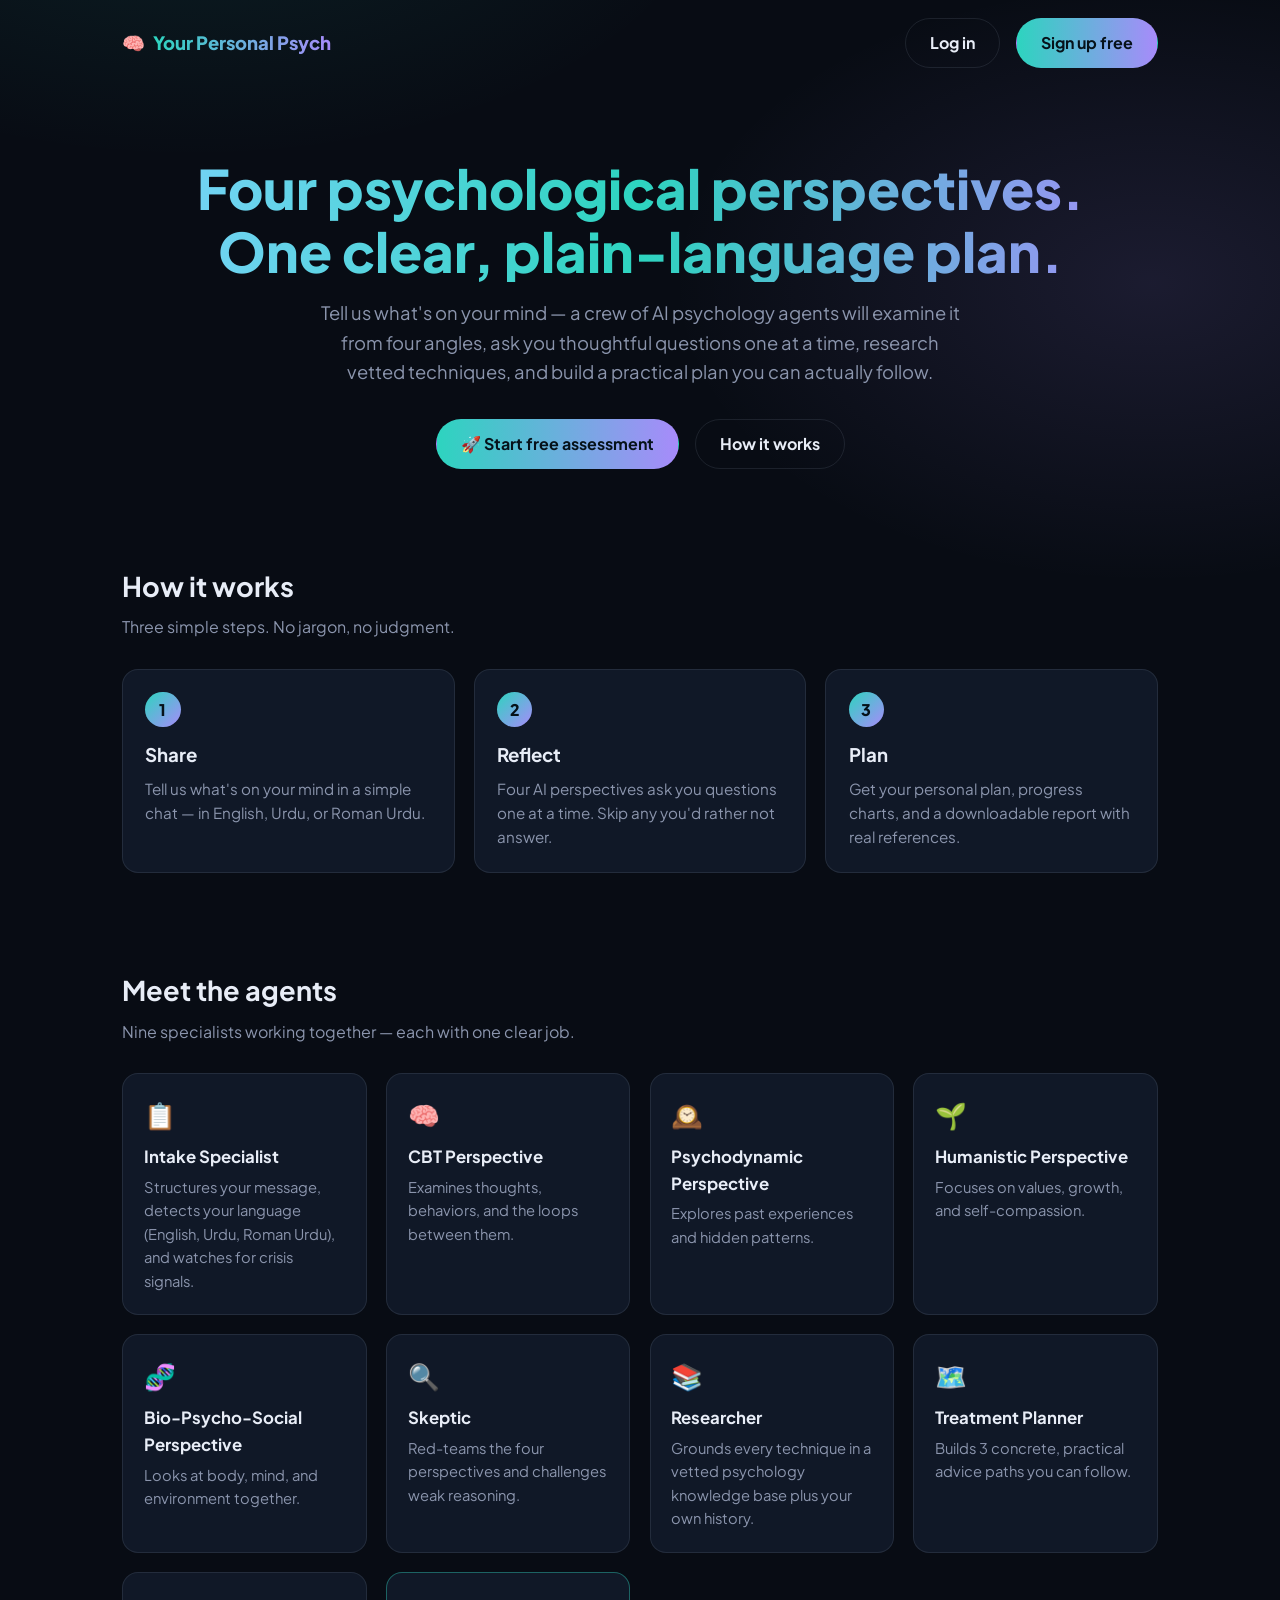
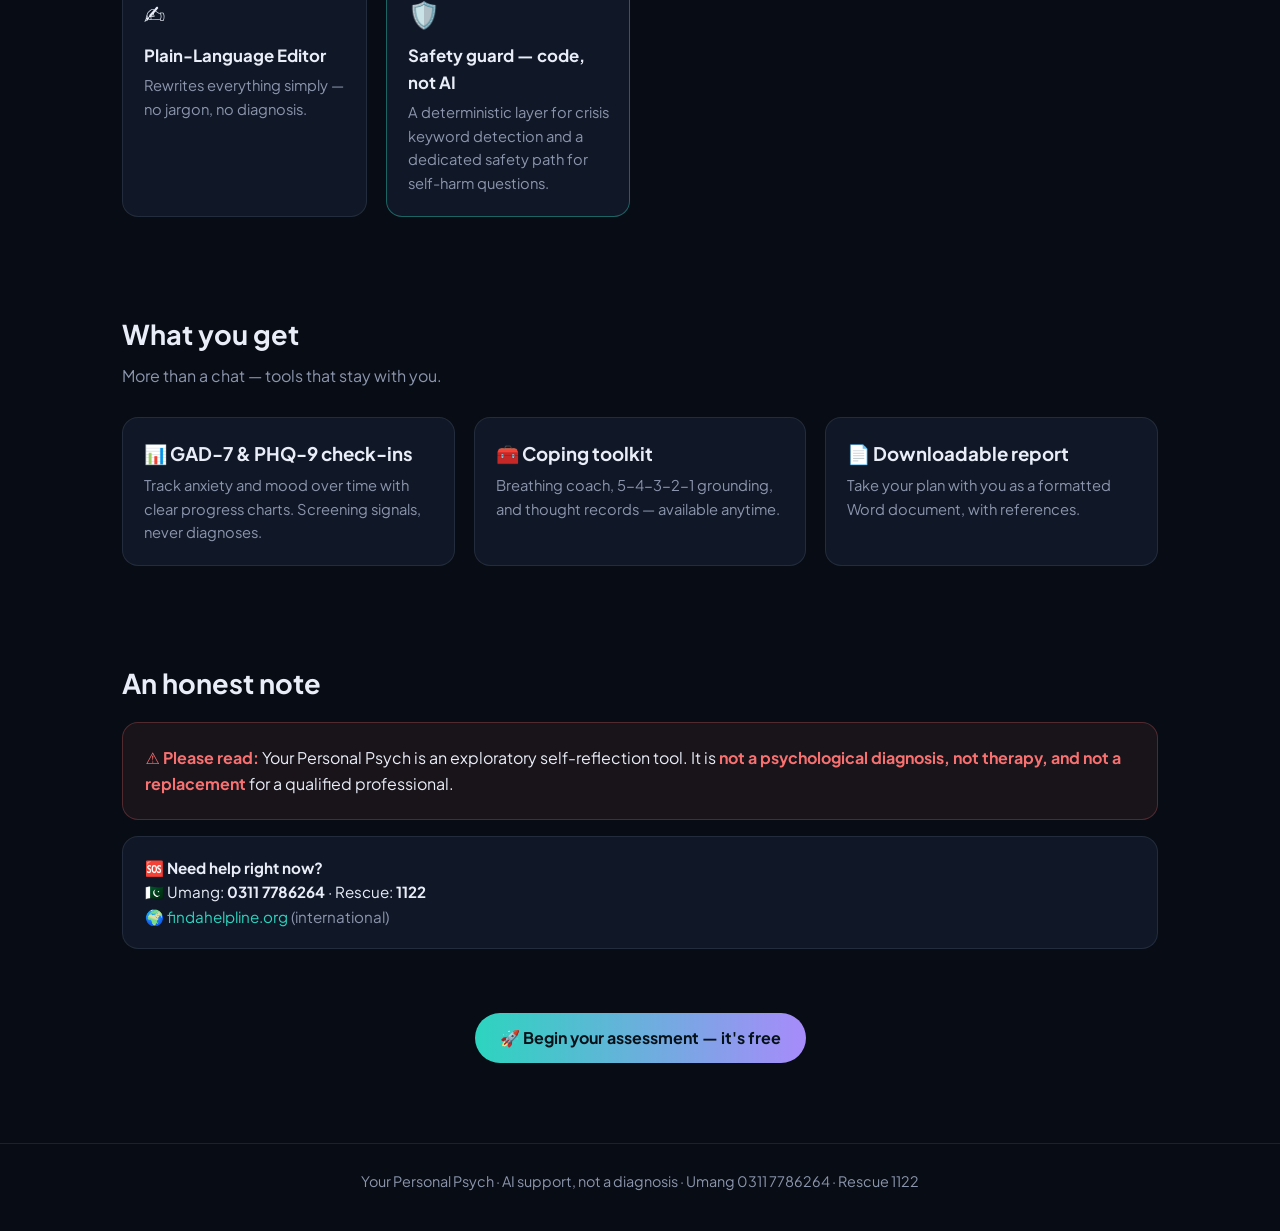
<file: index.html>
<!DOCTYPE html>
<html lang="en">
<head>
  <meta charset="UTF-8" />
  <meta name="viewport" content="width=device-width, initial-scale=1.0" />
  <meta name="description" content="Your Personal Psych — Four psychological perspectives. One clear, plain-language plan." />
  <title>Your Personal Psych — AI Psychology Assistant</title>
  <link rel="stylesheet" href="styles.css" />
  <link rel="preconnect" href="https://fonts.googleapis.com">
  <link href="https://fonts.googleapis.com/css2?family=Plus+Jakarta+Sans:wght@400;600;700;800&display=swap" rel="stylesheet">
</head>
<body>
  <nav class="nav">
    <div class="brand">🧠 <span>Your Personal Psych</span></div>
    <div class="nav-links">
      <a class="btn btn-ghost" href="auth.html">Log in</a>
      <a class="btn btn-primary" href="auth.html?mode=signup">Sign up free</a>
    </div>
  </nav>

  <div class="wrap">
    <header class="hero">
      <h1>Four psychological perspectives.<br />One clear, plain-language plan.</h1>
      <p class="sub">Tell us what's on your mind — a crew of AI psychology agents will examine it from four angles, ask you thoughtful questions one at a time, research vetted techniques, and build a practical plan you can actually follow.</p>
      <div class="hero-cta">
        <a class="btn btn-primary" href="auth.html?mode=signup">🚀 Start free assessment</a>
        <a class="btn btn-ghost" href="#how">How it works</a>
      </div>
    </header>

    <section class="block" id="how">
      <h2>How it works</h2>
      <p class="lead">Three simple steps. No jargon, no judgment.</p>
      <div class="steps">
        <div class="step"><div class="n">1</div><h3>Share</h3><p>Tell us what's on your mind in a simple chat — in English, Urdu, or Roman Urdu.</p></div>
        <div class="step"><div class="n">2</div><h3>Reflect</h3><p>Four AI perspectives ask you questions one at a time. Skip any you'd rather not answer.</p></div>
        <div class="step"><div class="n">3</div><h3>Plan</h3><p>Get your personal plan, progress charts, and a downloadable report with real references.</p></div>
      </div>
    </section>

    <section class="block" id="agents">
      <h2>Meet the agents</h2>
      <p class="lead">Nine specialists working together — each with one clear job.</p>
      <div class="agents">
        <div class="agent-card"><div class="emoji">📋</div><h3>Intake Specialist</h3><p>Structures your message, detects your language (English, Urdu, Roman Urdu), and watches for crisis signals.</p></div>
        <div class="agent-card"><div class="emoji">🧠</div><h3>CBT Perspective</h3><p>Examines thoughts, behaviors, and the loops between them.</p></div>
        <div class="agent-card"><div class="emoji">🕰️</div><h3>Psychodynamic Perspective</h3><p>Explores past experiences and hidden patterns.</p></div>
        <div class="agent-card"><div class="emoji">🌱</div><h3>Humanistic Perspective</h3><p>Focuses on values, growth, and self-compassion.</p></div>
        <div class="agent-card"><div class="emoji">🧬</div><h3>Bio-Psycho-Social Perspective</h3><p>Looks at body, mind, and environment together.</p></div>
        <div class="agent-card"><div class="emoji">🔍</div><h3>Skeptic</h3><p>Red-teams the four perspectives and challenges weak reasoning.</p></div>
        <div class="agent-card"><div class="emoji">📚</div><h3>Researcher</h3><p>Grounds every technique in a vetted psychology knowledge base plus your own history.</p></div>
        <div class="agent-card"><div class="emoji">🗺️</div><h3>Treatment Planner</h3><p>Builds 3 concrete, practical advice paths you can follow.</p></div>
        <div class="agent-card"><div class="emoji">✍️</div><h3>Plain-Language Editor</h3><p>Rewrites everything simply — no jargon, no diagnosis.</p></div>
        <div class="agent-card guard"><div class="emoji">🛡️</div><h3>Safety guard — code, not AI</h3><p>A deterministic layer for crisis keyword detection and a dedicated safety path for self-harm questions.</p></div>
      </div>
    </section>

    <section class="block" id="features">
      <h2>What you get</h2>
      <p class="lead">More than a chat — tools that stay with you.</p>
      <div class="feats">
        <div class="feat"><h3>📊 GAD-7 &amp; PHQ-9 check-ins</h3><p>Track anxiety and mood over time with clear progress charts. Screening signals, never diagnoses.</p></div>
        <div class="feat"><h3>🧰 Coping toolkit</h3><p>Breathing coach, 5-4-3-2-1 grounding, and thought records — available anytime.</p></div>
        <div class="feat"><h3>📄 Downloadable report</h3><p>Take your plan with you as a formatted Word document, with references.</p></div>
      </div>
    </section>

    <section class="block">
      <h2>An honest note</h2>
      <div class="disclaimer">
        <strong>⚠️ Please read:</strong> Your Personal Psych is an exploratory self-reflection tool. It is <strong>not a psychological diagnosis, not therapy, and not a replacement</strong> for a qualified professional.
      </div>
      <div class="sos">
        🆘 <b>Need help right now?</b><br />
        🇵🇰 Umang: <b>0311 7786264</b> · Rescue: <b>1122</b><br />
        🌍 <a href="https://findahelpline.org" target="_blank" rel="noopener">findahelpline.org</a> <span style="color:#8b95ad">(international)</span>
      </div>
    </section>

    <div style="text-align:center; padding: 1rem 0 3rem;">
      <a class="btn btn-primary" href="auth.html?mode=signup">🚀 Begin your assessment — it's free</a>
    </div>
  </div>

  <footer>
    Your Personal Psych · AI support, not a diagnosis · Umang 0311 7786264 · Rescue 1122
  </footer>
</body>
</html>
</file>
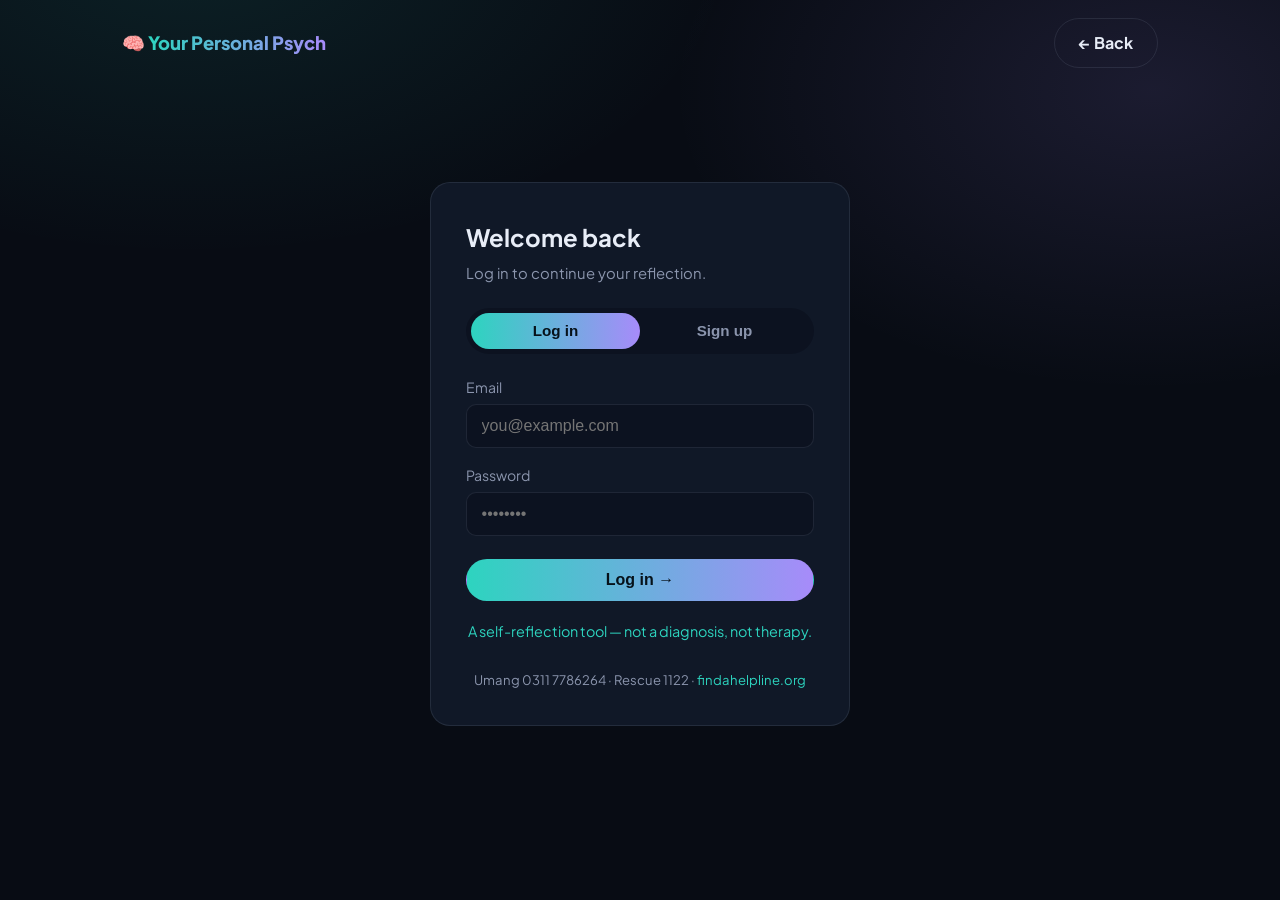
<file: auth.html>
<!DOCTYPE html>
<html lang="en">
<head>
  <meta charset="UTF-8" />
  <meta name="viewport" content="width=device-width, initial-scale=1.0" />
  <title>Log in / Sign up — Your Personal Psych</title>
  <link rel="stylesheet" href="styles.css" />
  <link rel="preconnect" href="https://fonts.googleapis.com">
  <link href="https://fonts.googleapis.com/css2?family=Plus+Jakarta+Sans:wght@400;600;700;800&display=swap" rel="stylesheet">
</head>
<body>
  <nav class="nav">
    <div class="brand"><a href="index.html" style="color:inherit;text-decoration:none">🧠 <span>Your Personal Psych</span></a></div>
    <div class="nav-links"><a class="btn btn-ghost" href="index.html">← Back</a></div>
  </nav>

  <div class="auth-wrap">
    <div class="auth-card">
      <h1 id="auth-title">Welcome back</h1>
      <p class="muted" id="auth-sub">Log in to continue your reflection.</p>

      <div class="tabs">
        <button id="tab-login" class="active" type="button">Log in</button>
        <button id="tab-signup" type="button">Sign up</button>
      </div>

      <div class="form-err" id="form-err"></div>
      <div class="form-ok" id="form-ok"></div>

      <form id="auth-form">
        <div class="field" id="name-field" style="display:none">
          <label for="name">Your name</label>
          <input id="name" type="text" placeholder="What should we call you?" autocomplete="name" />
        </div>
        <div class="field">
          <label for="email">Email</label>
          <input id="email" type="email" placeholder="you@example.com" required autocomplete="email" />
        </div>
        <div class="field">
          <label for="password">Password</label>
          <input id="password" type="password" placeholder="••••••••" required autocomplete="current-password" minlength="6" />
        </div>
        <button class="btn btn-primary" id="submit-btn" type="submit">Log in →</button>
      </form>

      <div class="auth-alt">
        <a href="index.html">A self-reflection tool — not a diagnosis, not therapy.</a>
      </div>
      <p class="tiny-note">Umang 0311 7786264 · Rescue 1122 · <a href="https://findahelpline.org" target="_blank" rel="noopener">findahelpline.org</a></p>
    </div>
  </div>

  <script src="supabase-js.min.js"></script>
  <script src="config.js"></script>
  <script src="auth.js"></script>
  <script>
    /* Watchdog: if the module above failed to start (bad config.js edit,
       blocked network import, etc.), say so instead of failing silently. */
    setTimeout(function () {
      if (!window.__authReady) {
        var b = document.getElementById("form-err");
        if (b) {
          b.textContent = "This page did not start. Usual causes: (1) a typo in config.js — your keys must stay inside the quotation marks; (2) no internet access or esm.sh is blocked. Press F12, open the Console tab, and send a screenshot of the red errors.";
          b.classList.add("show");
        }
      }
    }, 3000);
  </script>
</body>
</html>
</file>
<file: styles.css>
/* Your Personal Psych — dark calming theme (matches the Streamlit app) */
:root {
  --bg: #080c14;
  --bg2: #0c1220;
  --card: #101827;
  --card-border: rgba(148, 163, 184, 0.14);
  --text: #e8edf7;
  --muted: #8b95ad;
  --teal: #2dd4bf;
  --violet: #a78bfa;
  --danger: #f87171;
  --radius: 16px;
}

* { box-sizing: border-box; margin: 0; padding: 0; }

body {
  font-family: "Plus Jakarta Sans", system-ui, -apple-system, "Segoe UI", sans-serif;
  background:
    radial-gradient(900px 500px at 15% -5%, rgba(45, 212, 191, 0.10), transparent 60%),
    radial-gradient(800px 500px at 90% 10%, rgba(167, 139, 250, 0.12), transparent 60%),
    var(--bg);
  color: var(--text);
  min-height: 100vh;
  line-height: 1.6;
}

a { color: var(--teal); text-decoration: none; }
a:hover { text-decoration: underline; }

/* ---------- nav ---------- */
.nav {
  display: flex; justify-content: space-between; align-items: center;
  padding: 1.1rem 2rem; max-width: 1100px; margin: 0 auto;
}
.brand { font-weight: 800; font-size: 1.15rem; display: flex; gap: .5rem; align-items: center; }
.brand span { background: linear-gradient(90deg, var(--teal), var(--violet));
  -webkit-background-clip: text; background-clip: text; color: transparent; }
.nav-links { display: flex; gap: 1rem; align-items: center; }

/* ---------- buttons ---------- */
.btn {
  display: inline-block; padding: .7rem 1.5rem; border-radius: 999px;
  font-weight: 700; border: 1px solid transparent; cursor: pointer;
  font-size: 1rem; transition: transform .12s ease, box-shadow .12s ease;
}
.btn-primary {
  background: linear-gradient(90deg, var(--teal), var(--violet));
  color: #06121a;
}
.btn-primary:hover { transform: translateY(-1px); box-shadow: 0 8px 24px rgba(45,212,191,.25); text-decoration: none; }
.btn-ghost { border-color: var(--card-border); color: var(--text); background: transparent; }
.btn-ghost:hover { border-color: var(--teal); text-decoration: none; }
.btn:disabled { opacity: .55; cursor: not-allowed; transform: none; }

/* ---------- layout ---------- */
.wrap { max-width: 1100px; margin: 0 auto; padding: 0 2rem; }
.hero { text-align: center; padding: 4.5rem 0 3rem; }
.hero h1 {
  font-size: clamp(2.2rem, 5vw, 3.4rem); font-weight: 800; line-height: 1.15;
  background: linear-gradient(90deg, #7dd3fc, var(--teal), var(--violet));
  -webkit-background-clip: text; background-clip: text; color: transparent;
}
.hero p.sub { color: var(--muted); font-size: 1.15rem; max-width: 640px; margin: 1rem auto 2rem; }
.hero-cta { display: flex; gap: 1rem; justify-content: center; flex-wrap: wrap; }

section.block { padding: 3rem 0; }
section.block h2 { font-size: 1.7rem; margin-bottom: .4rem; }
section.block > p.lead { color: var(--muted); margin-bottom: 1.8rem; }

/* steps */
.steps { display: grid; grid-template-columns: repeat(auto-fit, minmax(220px, 1fr)); gap: 1.2rem; }
.step {
  background: var(--card); border: 1px solid var(--card-border);
  border-radius: var(--radius); padding: 1.4rem;
}
.step .n {
  width: 2.2rem; height: 2.2rem; border-radius: 50%;
  background: linear-gradient(135deg, var(--teal), var(--violet));
  color: #06121a; font-weight: 800; display: flex;
  align-items: center; justify-content: center; margin-bottom: .8rem;
}
.step h3 { margin-bottom: .4rem; }
.step p { color: var(--muted); font-size: .95rem; }

/* agent cards */
.agents { display: grid; grid-template-columns: repeat(auto-fit, minmax(240px, 1fr)); gap: 1.2rem; }
.agent-card {
  background: var(--card); border: 1px solid var(--card-border);
  border-radius: var(--radius); padding: 1.3rem;
}
.agent-card .emoji { font-size: 1.6rem; }
.agent-card h3 { margin: .5rem 0 .3rem; font-size: 1.05rem; }
.agent-card p { color: var(--muted); font-size: .92rem; }
.agent-card.guard { border-color: rgba(45, 212, 191, .4); }

/* features */
.feats { display: grid; grid-template-columns: repeat(auto-fit, minmax(240px, 1fr)); gap: 1.2rem; }
.feat { background: var(--card); border: 1px solid var(--card-border); border-radius: var(--radius); padding: 1.3rem; }
.feat h3 { margin-bottom: .3rem; }
.feat p { color: var(--muted); font-size: .92rem; }

/* disclaimer + sos */
.disclaimer {
  background: rgba(248, 113, 113, .07); border: 1px solid rgba(248, 113, 113, .25);
  border-radius: var(--radius); padding: 1.4rem; margin: 1rem 0;
}
.disclaimer strong { color: var(--danger); }
.sos {
  background: var(--card); border: 1px solid var(--card-border);
  border-radius: var(--radius); padding: 1.2rem 1.4rem; margin-top: 1rem;
  font-size: .95rem;
}
.sos b { color: var(--text); }

footer { border-top: 1px solid var(--card-border); margin-top: 2rem; padding: 1.6rem 0 2.4rem; color: var(--muted); font-size: .9rem; text-align: center; }

/* ---------- auth card ---------- */
.auth-wrap { min-height: 82vh; display: flex; align-items: center; justify-content: center; padding: 2rem; }
.auth-card {
  width: 100%; max-width: 420px; background: var(--card);
  border: 1px solid var(--card-border); border-radius: 20px; padding: 2.2rem;
}
.auth-card h1 { font-size: 1.5rem; margin-bottom: .3rem; }
.auth-card p.muted { color: var(--muted); font-size: .93rem; margin-bottom: 1.4rem; }
.tabs { display: flex; background: var(--bg2); border-radius: 999px; padding: .3rem; margin-bottom: 1.4rem; }
.tabs button {
  flex: 1; border: 0; background: transparent; color: var(--muted);
  padding: .6rem; border-radius: 999px; font-weight: 700; cursor: pointer; font-size: .95rem;
}
.tabs button.active { background: linear-gradient(90deg, var(--teal), var(--violet)); color: #06121a; }
.field { margin-bottom: 1rem; }
.field label { display: block; font-size: .88rem; color: var(--muted); margin-bottom: .35rem; }
.field input {
  width: 100%; padding: .75rem .9rem; border-radius: 10px;
  border: 1px solid var(--card-border); background: var(--bg2); color: var(--text);
  font-size: 1rem;
}
.field input:focus { outline: none; border-color: var(--teal); }
.auth-card .btn { width: 100%; margin-top: .4rem; }
.form-err {
  display: none; background: rgba(248,113,113,.1); border: 1px solid rgba(248,113,113,.3);
  color: #fca5a5; border-radius: 10px; padding: .7rem .9rem; font-size: .9rem; margin-bottom: 1rem;
}
.form-err.show { display: block; }
.form-ok {
  display: none; background: rgba(45,212,191,.1); border: 1px solid rgba(45,212,191,.3);
  color: #5eead4; border-radius: 10px; padding: .7rem .9rem; font-size: .9rem; margin-bottom: 1rem;
}
.form-ok.show { display: block; }
.auth-alt { text-align: center; margin-top: 1.2rem; font-size: .9rem; color: var(--muted); }
.tiny-note { text-align: center; margin-top: 1.6rem; font-size: .82rem; color: var(--muted); }

@media (max-width: 640px) {
  .nav { padding: 1rem 1.2rem; }
  .wrap { padding: 0 1.2rem; }
  .hero { padding: 3rem 0 2rem; }
}
</file>
